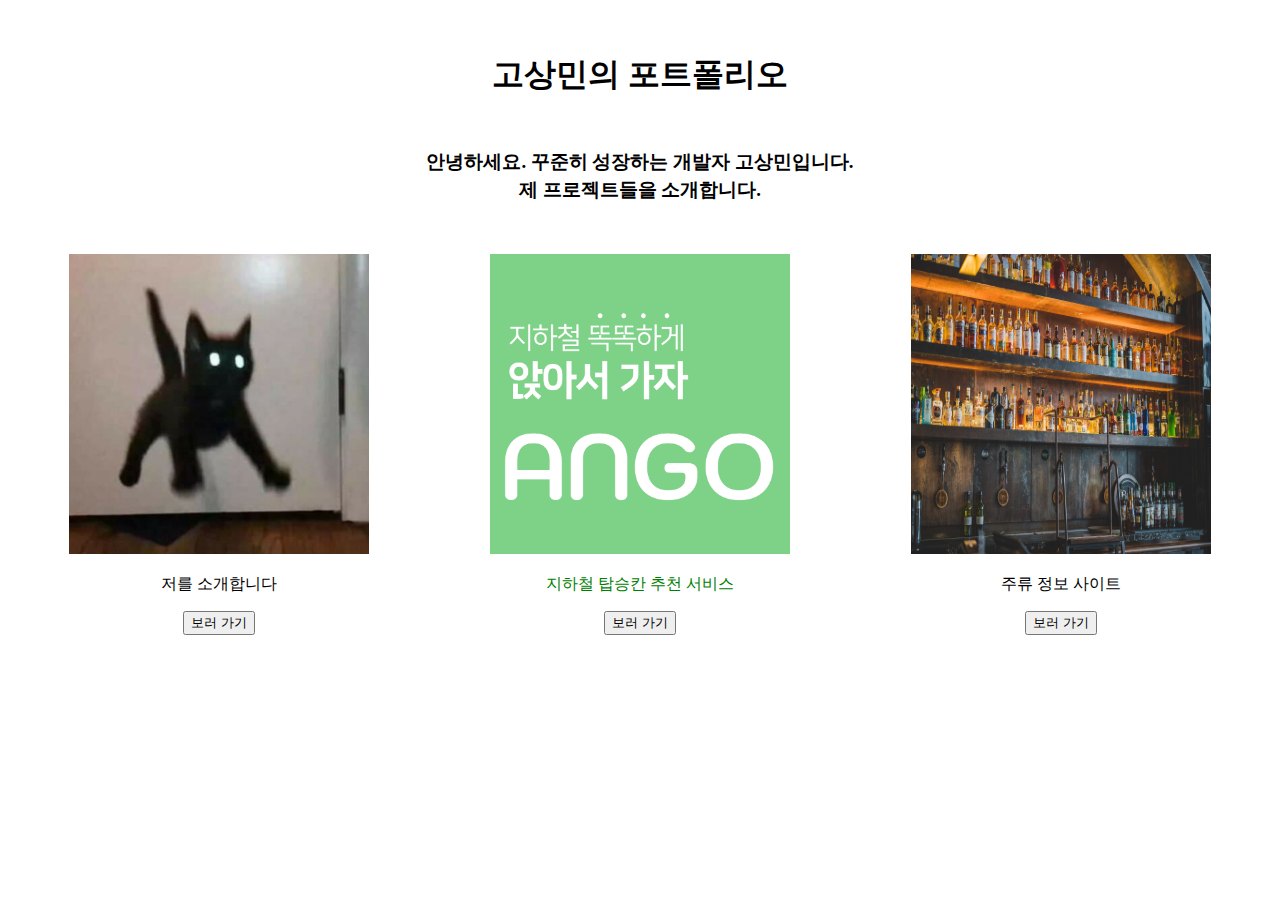
<file: index.html>
<!DOCTYPE html>
<html>
  <head>
    <meta charset="utf8">
    <title>포트폴리오 페이지</title>
    <link rel="stylesheet" href="./index.css">
  </head>
  <body>
    <h1>고상민의 포트폴리오</h1>
    <h3>
      안녕하세요. 꾸준히 성장하는 개발자 고상민입니다.<br>
      제 프로젝트들을 소개합니다.
    </h3>
    <div class="card-container">
      <div class="card">
        <img src="./img/Black cat.jpeg">
        <p>저를 소개합니다</p>
        <input type="button" value="보러 가기" onclick="location.href='./About-me/main_page.html'">
      </div>
      <div class="card">
        <img src="./img/Ango.png">
        <p><a href="https://angosipda.site">지하철 탑승칸 추천 서비스</a></p>
        <input type="button" value="보러 가기" onclick="location.href='./Ango/index.html'">
      </div>
      <div class="card">
        <img src="./img/main.jpg">
        <p>주류 정보 사이트</p>
        <input type="button" value="보러 가기" onclick="location.href='./Essence/main.html'">
      </div>
    </div>
  </body>
</html>
</file>
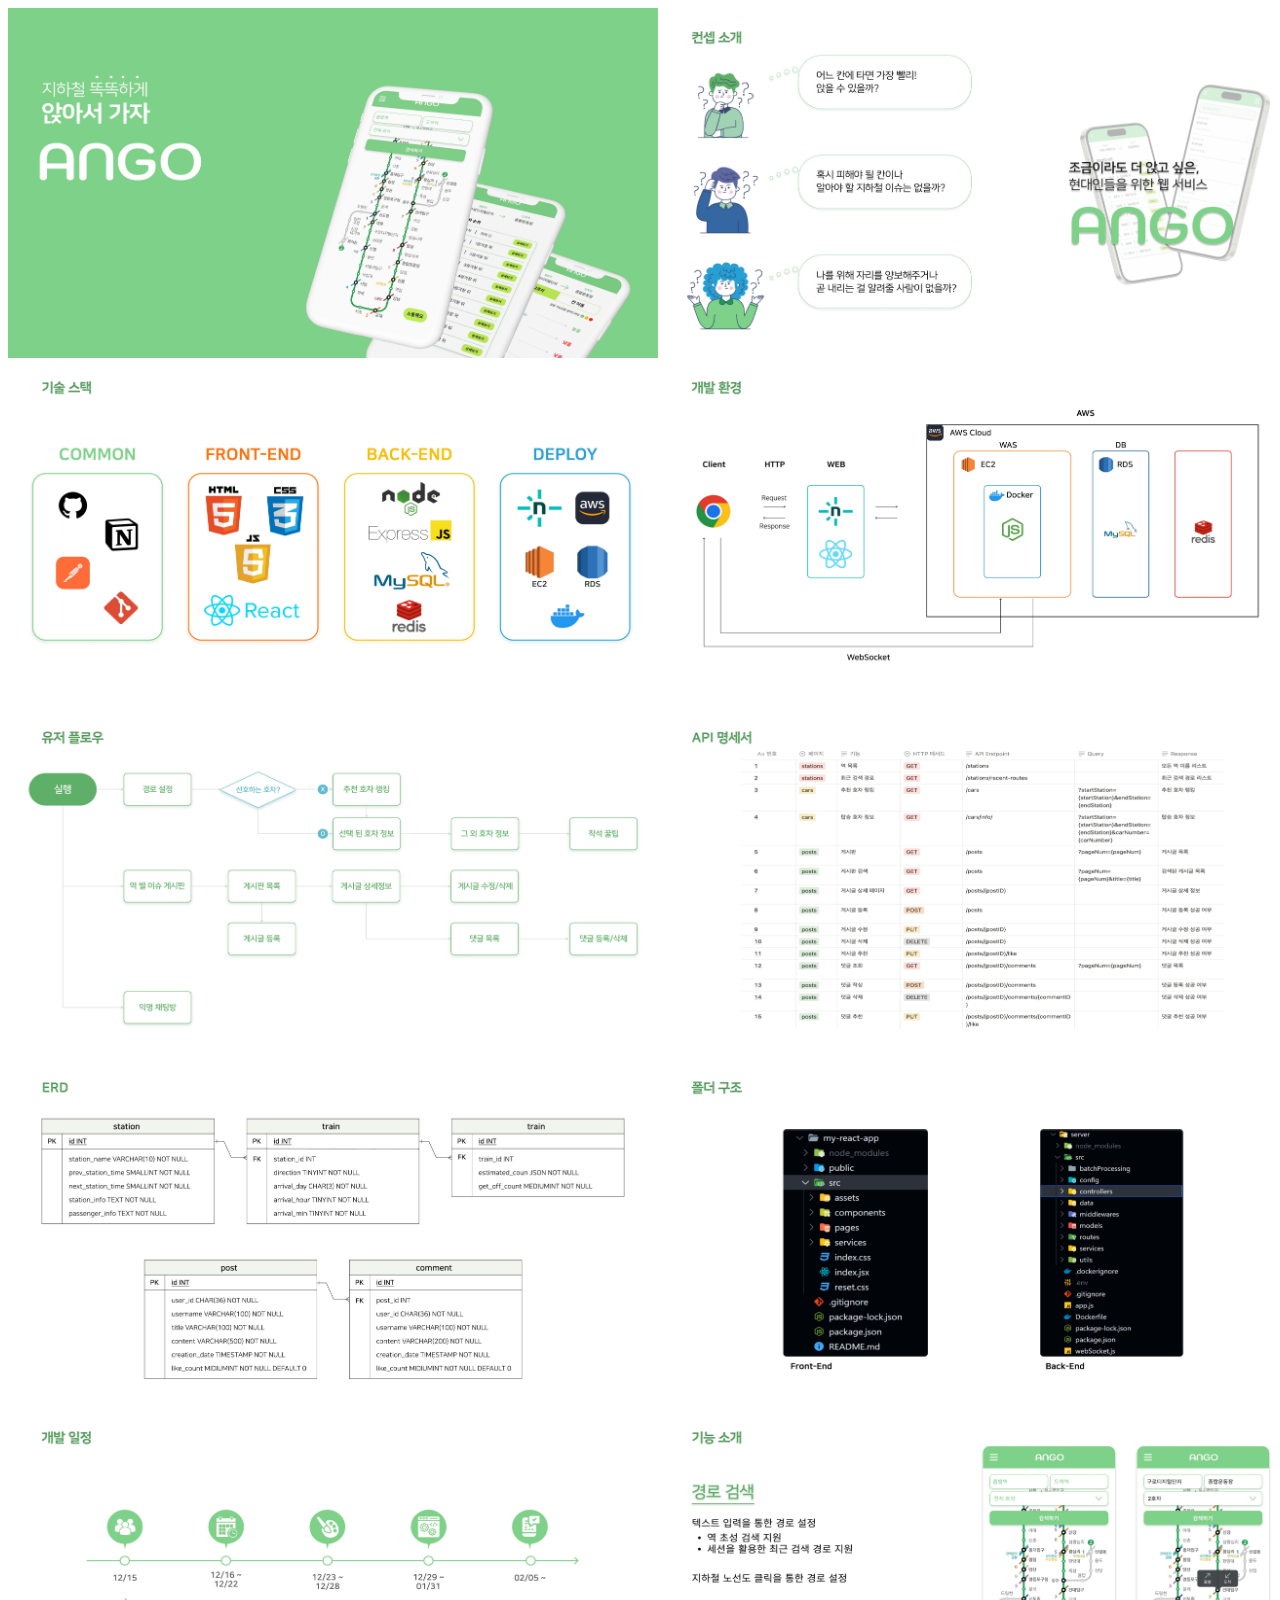
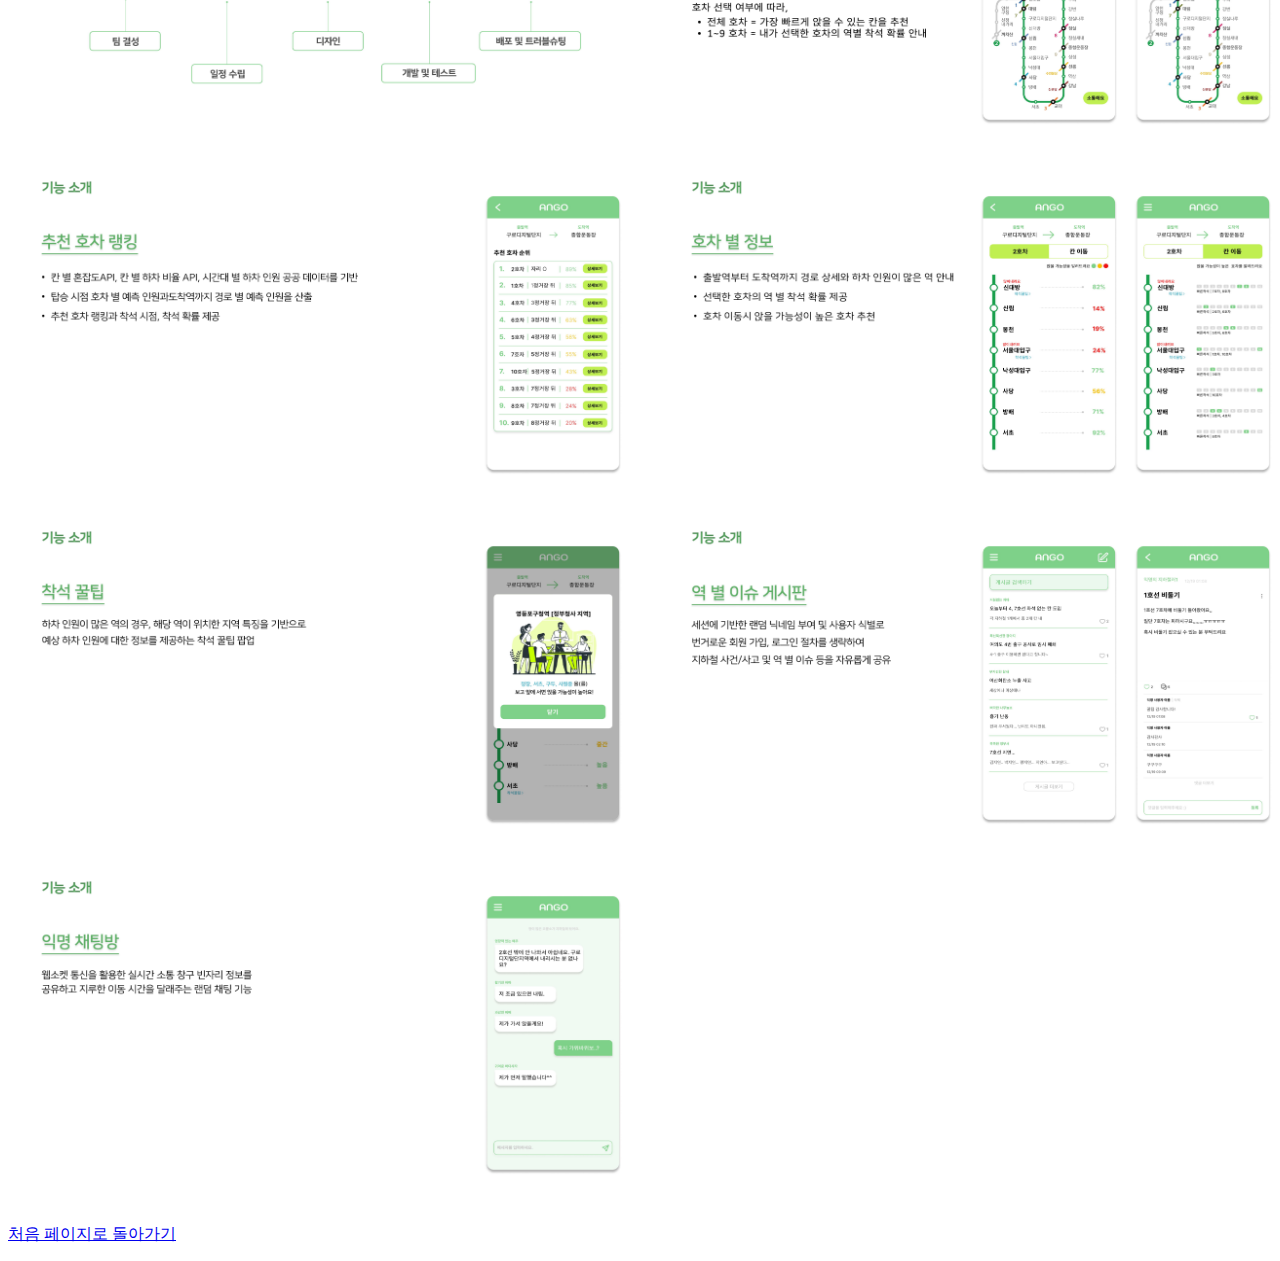
<file: Ango/index.html>
<!DOCTYPE html>
<html>
  <head>
    <meta charset="utf8">
    <title>Ango</title>
    <link rel="stylesheet" href="./index.css">
  </head>
  <body>
    <div class="containers">
      <div class="img-container">
        <img src="./img/page1.jpeg">
      </div>
      <div class="img-container">
        <img src="./img/page6.jpeg">
      </div>
      <div class="img-container">
        <img src="./img/page7.jpeg">
      </div>
      <div class="img-container">
        <img src="./img/page8.jpeg">
      </div>
      <div class="img-container">
        <img src="./img/page9.jpeg">
      </div>
      <div class="img-container">
        <img src="./img/page10.jpeg">
      </div>
      <div class="img-container">
        <img src="./img/page11.jpeg">
      </div>
      <div class="img-container">
        <img src="./img/page12.jpeg">
      </div>
      <div class="img-container">
        <img src="./img/page13.jpeg">
      </div>
      <div class="img-container">
        <img src="./img/page14.jpeg">
      </div>
      <div class="img-container">
        <img src="./img/page15.jpeg">
      </div>
      <div class="img-container">
        <img src="./img/page16.jpeg">
      </div>
      <div class="img-container">
        <img src="./img/page17.jpeg">
      </div>
      <div class="img-container">
        <img src="./img/page18.jpeg">
      </div>
      <div class="img-container">
        <img src="./img/page19.jpeg">
      </div>
    </div>
    <p><a href="../index.html">처음 페이지로 돌아가기</a></p>
  </body>
</html>
</file>
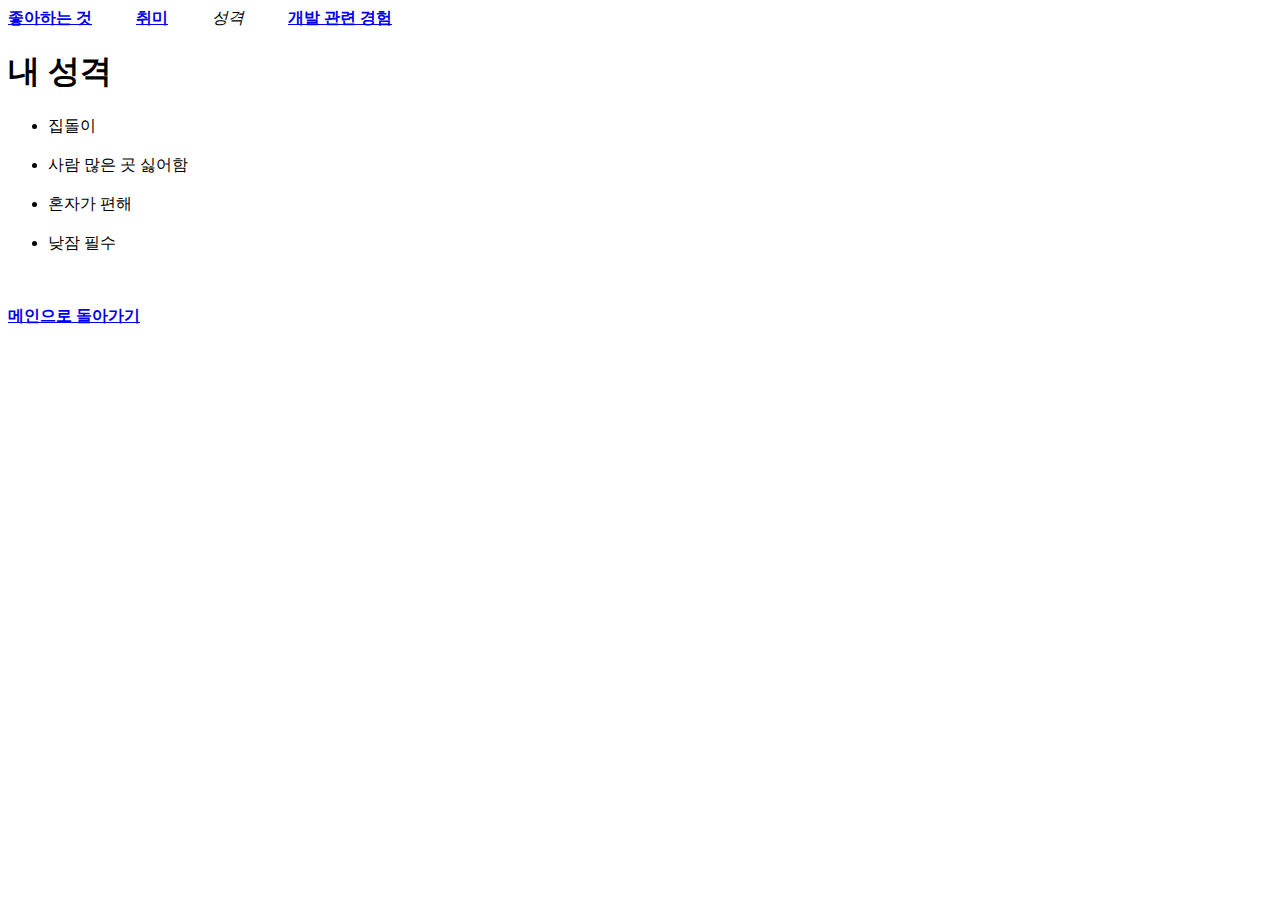
<file: About-me/character.html>
<!DOCTYPE html>
<html lang="ko">
    <head>
        <meta charset="UTF-8">
        <title>INTJ입니다..</title>
    </head>
    <body>
        <a href="favorite.html"><b>좋아하는 것</b></a>&nbsp;&nbsp;&nbsp;&nbsp;&nbsp;&nbsp;&nbsp;&nbsp;&nbsp;&nbsp;
        <a href="hobby.html"><b>취미</b></a>&nbsp;&nbsp;&nbsp;&nbsp;&nbsp;&nbsp;&nbsp;&nbsp;&nbsp;&nbsp;
        <i>성격</i>&nbsp;&nbsp;&nbsp;&nbsp;&nbsp;&nbsp;&nbsp;&nbsp;&nbsp;&nbsp;
        <a href="experiences.html"><b>개발 관련 경험</b></a>
        <h1>내 성격</h1>
        <ul>
            <li>집돌이</li><br>
            <li>사람 많은 곳 싫어함</li><br>
            <li>혼자가 편해</li><br>
            <li>낮잠 필수</li><br>
        </ul><br>
        <a href="main_page.html"><b>메인으로 돌아가기</b></a>
    </body>
</html>
</file>
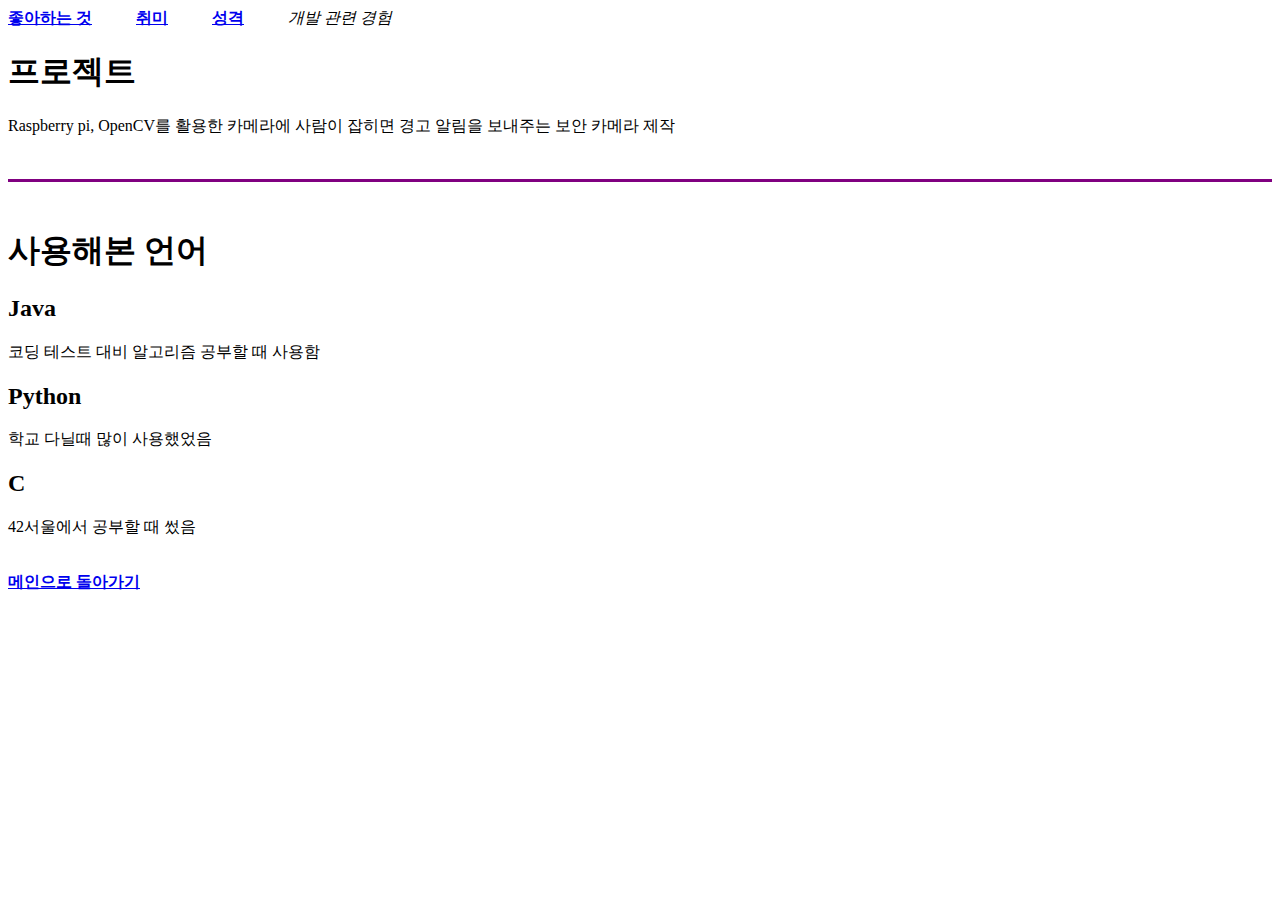
<file: About-me/experiences.html>
<!DOCTYPE html>
<html lang="ko">
    <head>
        <meta charset="UTF-8">
        <title>발자취</title>
    </head>
    <body>
        <a href="favorite.html"><b>좋아하는 것</b></a>&nbsp;&nbsp;&nbsp;&nbsp;&nbsp;&nbsp;&nbsp;&nbsp;&nbsp;&nbsp;
        <a href="hobby.html"><b>취미</b></a>&nbsp;&nbsp;&nbsp;&nbsp;&nbsp;&nbsp;&nbsp;&nbsp;&nbsp;&nbsp;
        <a href="character.html"><b>성격</b></a>&nbsp;&nbsp;&nbsp;&nbsp;&nbsp;&nbsp;&nbsp;&nbsp;&nbsp;&nbsp;
        <i>개발 관련 경험</i>
        <h1>프로젝트</h1>
        <p>
            Raspberry pi, OpenCV를 활용한 카메라에 사람이 잡히면 경고 알림을 보내주는 보안 카메라 제작
        </p><br>
        <hr color="purple" size="3"><br>
        <h1>사용해본 언어</h1>
        <h2>Java</h2>
        <p>코딩 테스트 대비 알고리즘 공부할 때 사용함</p>
        <h2>Python</h2>
        <p>학교 다닐때 많이 사용했었음</p>
        <h2>C</h2>
        <p>42서울에서 공부할 때 썼음</p><br>
        <a href="main_page.html"><b>메인으로 돌아가기</b></a>
    </body>
</html>
</file>
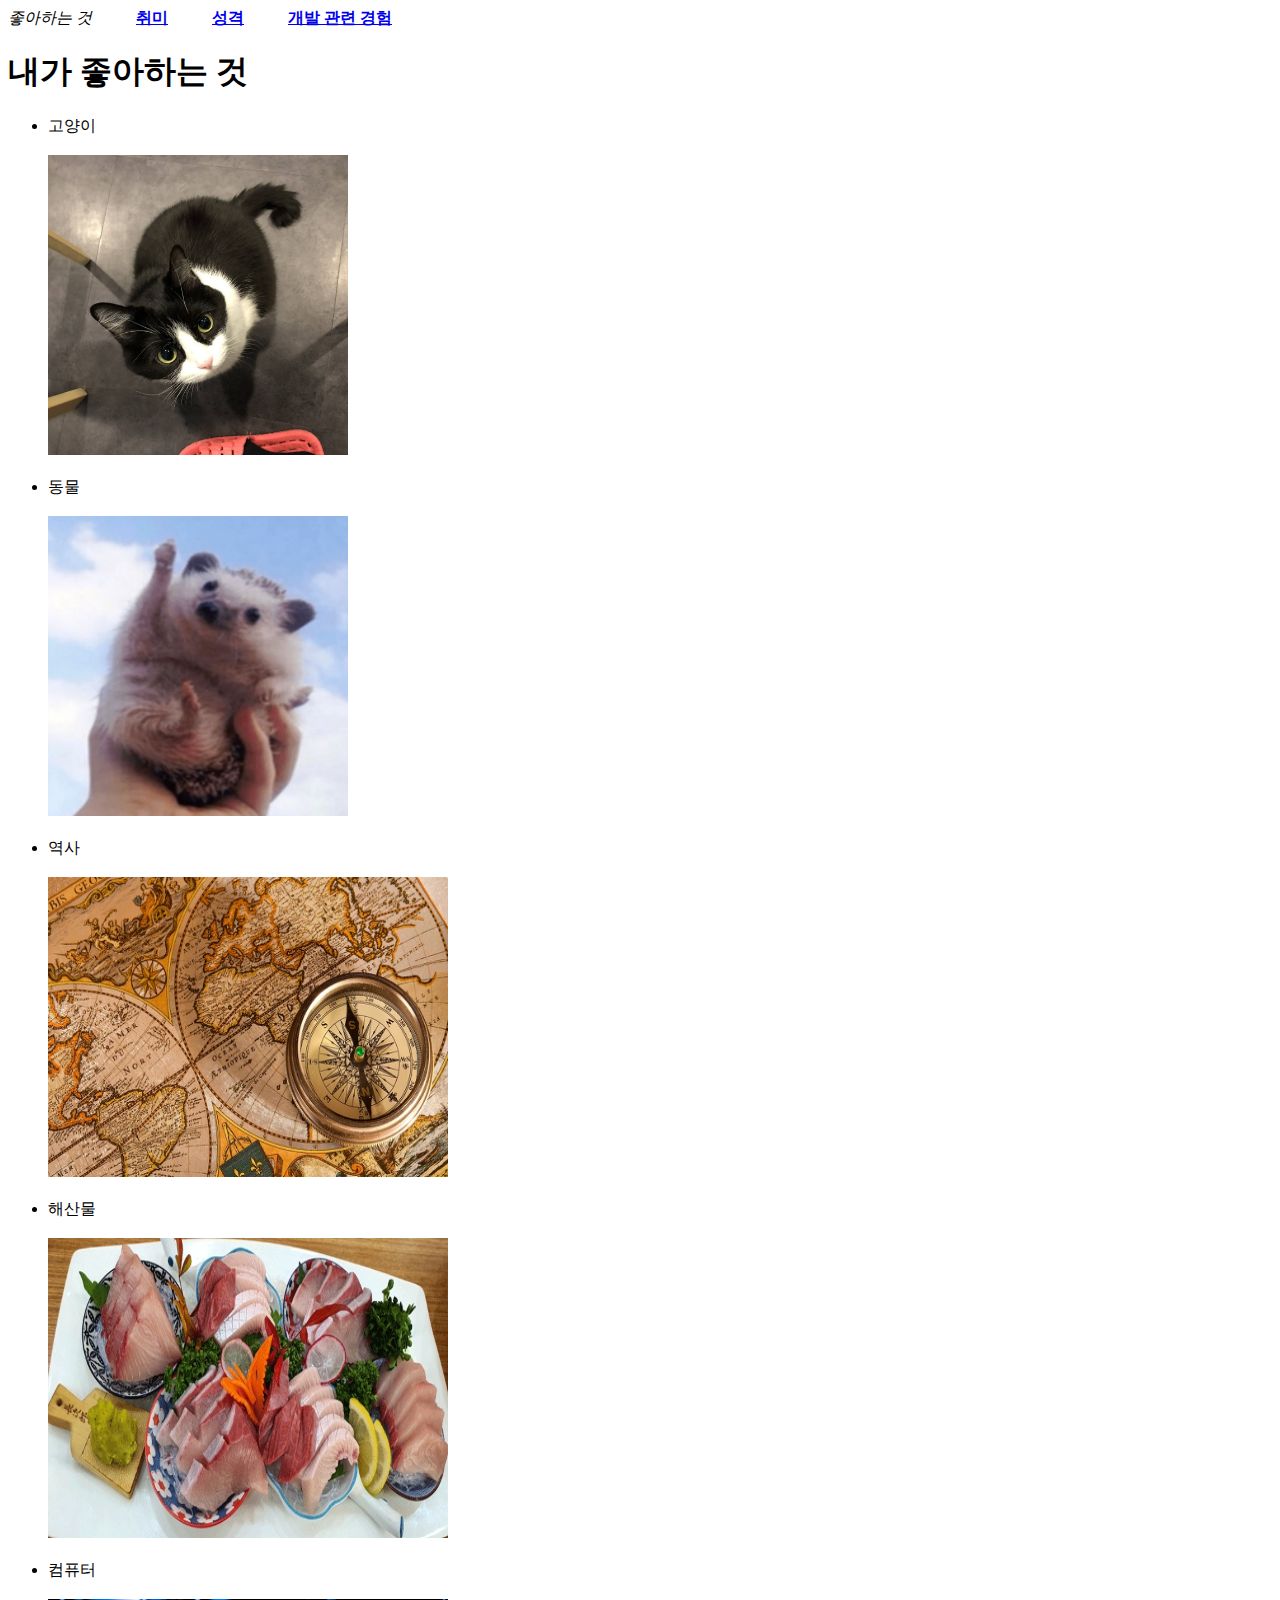
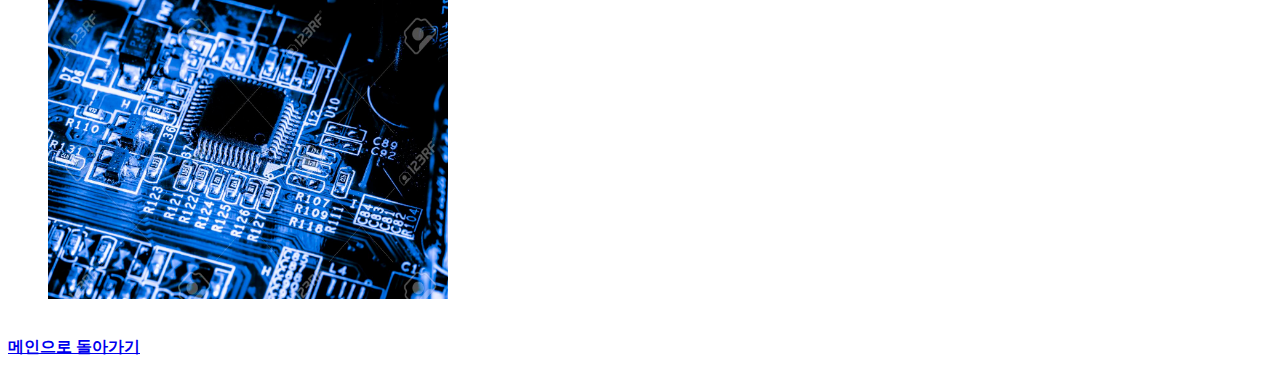
<file: About-me/favorite.html>
<!DOCTYPE html>
<html lang = "ko">
    <head>
        <meta charset="UTF-8">
        <title>너무 좋아</title>
    </head>
    <body>
        <i>좋아하는 것</i>&nbsp;&nbsp;&nbsp;&nbsp;&nbsp;&nbsp;&nbsp;&nbsp;&nbsp;&nbsp;
        <a href="hobby.html"><b>취미</b></a>&nbsp;&nbsp;&nbsp;&nbsp;&nbsp;&nbsp;&nbsp;&nbsp;&nbsp;&nbsp;
        <a href="character.html"><b>성격</b></a>&nbsp;&nbsp;&nbsp;&nbsp;&nbsp;&nbsp;&nbsp;&nbsp;&nbsp;&nbsp;
        <a href="experiences.html"><b>개발 관련 경험</b></a>
        <h1>내가 좋아하는 것</h1>
        <ul>
            <li>고양이</li><br>
            <img src="images/tux cat.jpg" width="300" height="300"><br>
            <br><li>동물</li><br>
            <img src="images/thumb hedgehog.png" width="300" height="300"><br>
            <br><li>역사</li><br>
            <img src="images/History.png" width="400" height="300"><br>
            <br><li>해산물</li><br>
            <img src="images/sashimi.gif" width="400" height="300"><br>
            <br><li>컴퓨터</li><br>
            <img src="images/main board.jpg" width="400" height="300"><br>
        </ul><br>
        <a href="main_page.html"><b>메인으로 돌아가기</b></a>
    </body>
</html>
</file>
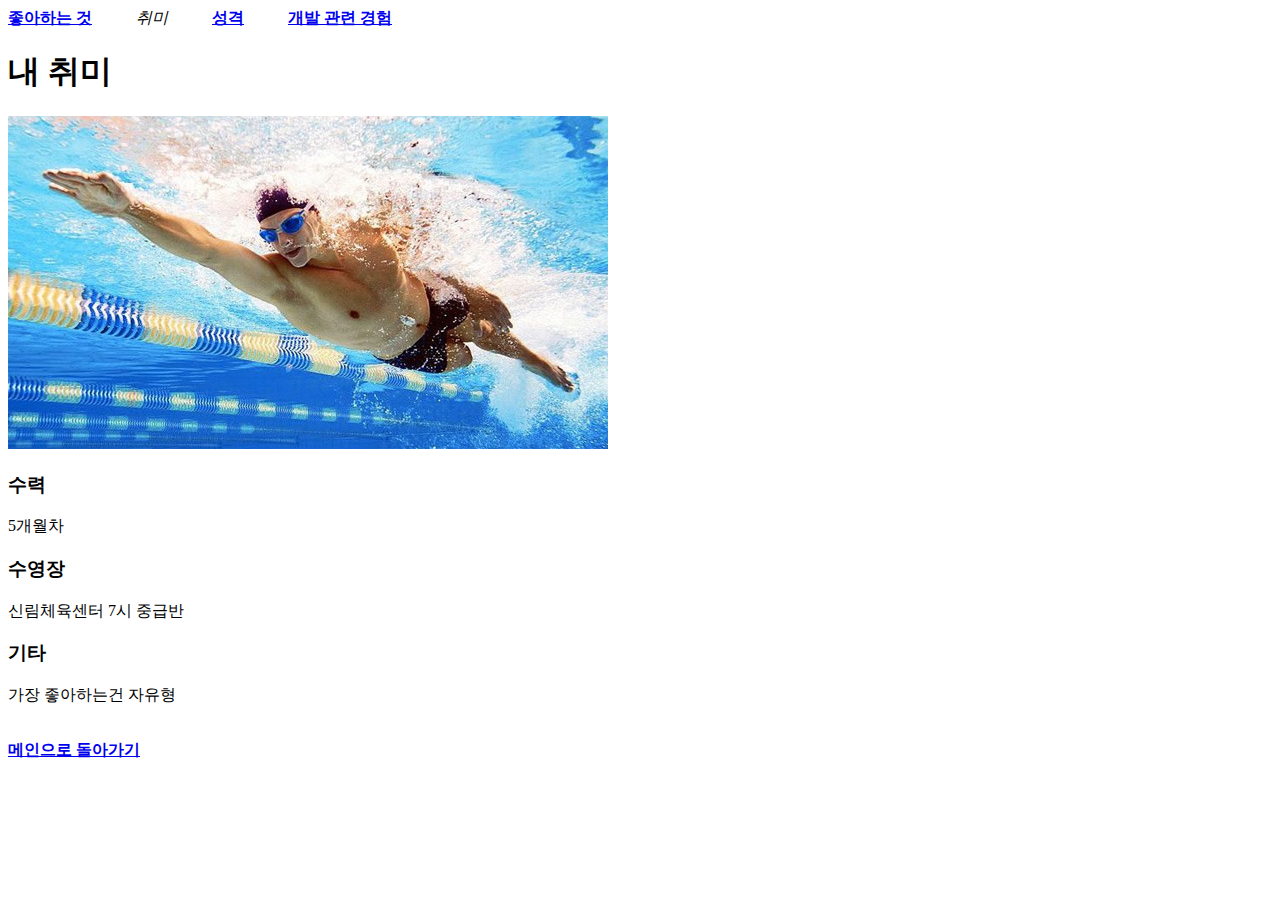
<file: About-me/hobby.html>
<!DOCTYPE html>
<html lang="ko">
    <head>
        <meta charset="UTF-8">
        <title>수영 장인</title>
    </head>
    <body>
        <a href="favorite.html"><b>좋아하는 것</b></a>&nbsp;&nbsp;&nbsp;&nbsp;&nbsp;&nbsp;&nbsp;&nbsp;&nbsp;&nbsp;
        <em>취미</em>&nbsp;&nbsp;&nbsp;&nbsp;&nbsp;&nbsp;&nbsp;&nbsp;&nbsp;&nbsp;
        <a href="character.html"><b>성격</b></a>&nbsp;&nbsp;&nbsp;&nbsp;&nbsp;&nbsp;&nbsp;&nbsp;&nbsp;&nbsp;
        <a href="experiences.html"><b>개발 관련 경험</b></a>
        <h1>내 취미</h1>
        <img src="images/front crawl.jpg">
        <h3>수력</h3>
        <p>5개월차</p>
        <h3>수영장</h3>
        <p>신림체육센터 7시 중급반</p>
        <h3>기타</h3>
        <p>가장 좋아하는건 자유형</p><br>
        <a href="main_page.html"><b>메인으로 돌아가기</b></a>
    </body>
</html>
</file>
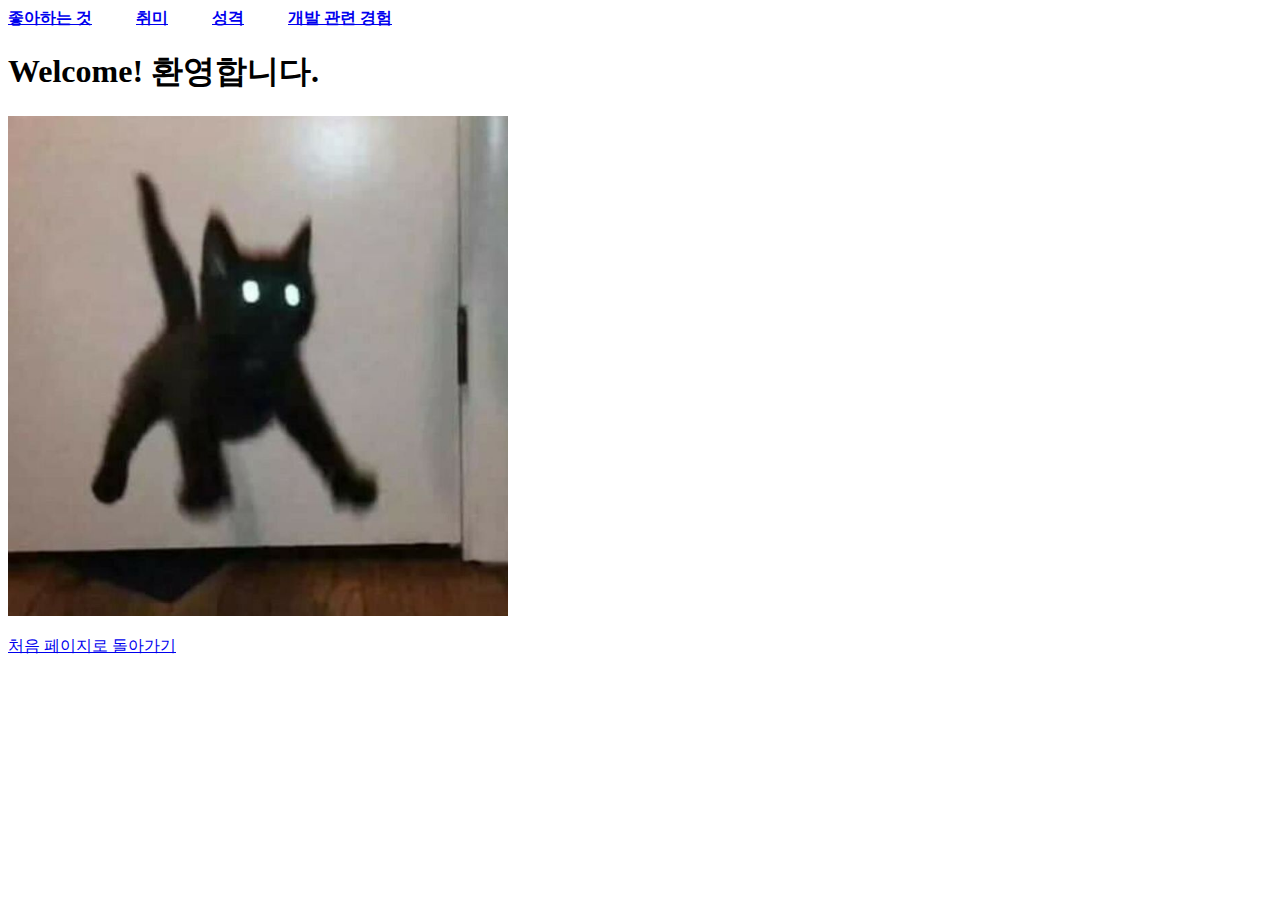
<file: About-me/main_page.html>
<!DOCTYPE html>
<html lang = "ko">
    <head>
        <meta charset="UTF-8">
        <title>Dukov Home</title>
    </head>

    <body>
        <a href="favorite.html"><b>좋아하는 것</b></a>&nbsp;&nbsp;&nbsp;&nbsp;&nbsp;&nbsp;&nbsp;&nbsp;&nbsp;&nbsp;
        <a href="hobby.html"><b>취미</b></a>&nbsp;&nbsp;&nbsp;&nbsp;&nbsp;&nbsp;&nbsp;&nbsp;&nbsp;&nbsp;
        <a href="character.html"><b>성격</b></a>&nbsp;&nbsp;&nbsp;&nbsp;&nbsp;&nbsp;&nbsp;&nbsp;&nbsp;&nbsp;
        <a href="experiences.html"><b>개발 관련 경험</b></a>
        <h1>Welcome! 환영합니다.</h1>
        <img src = "images/Black cat.jpeg" width = "500" height="500">
        <p><a href="../index.html">처음 페이지로 돌아가기</a></p>
    </body>
</html>
</file>
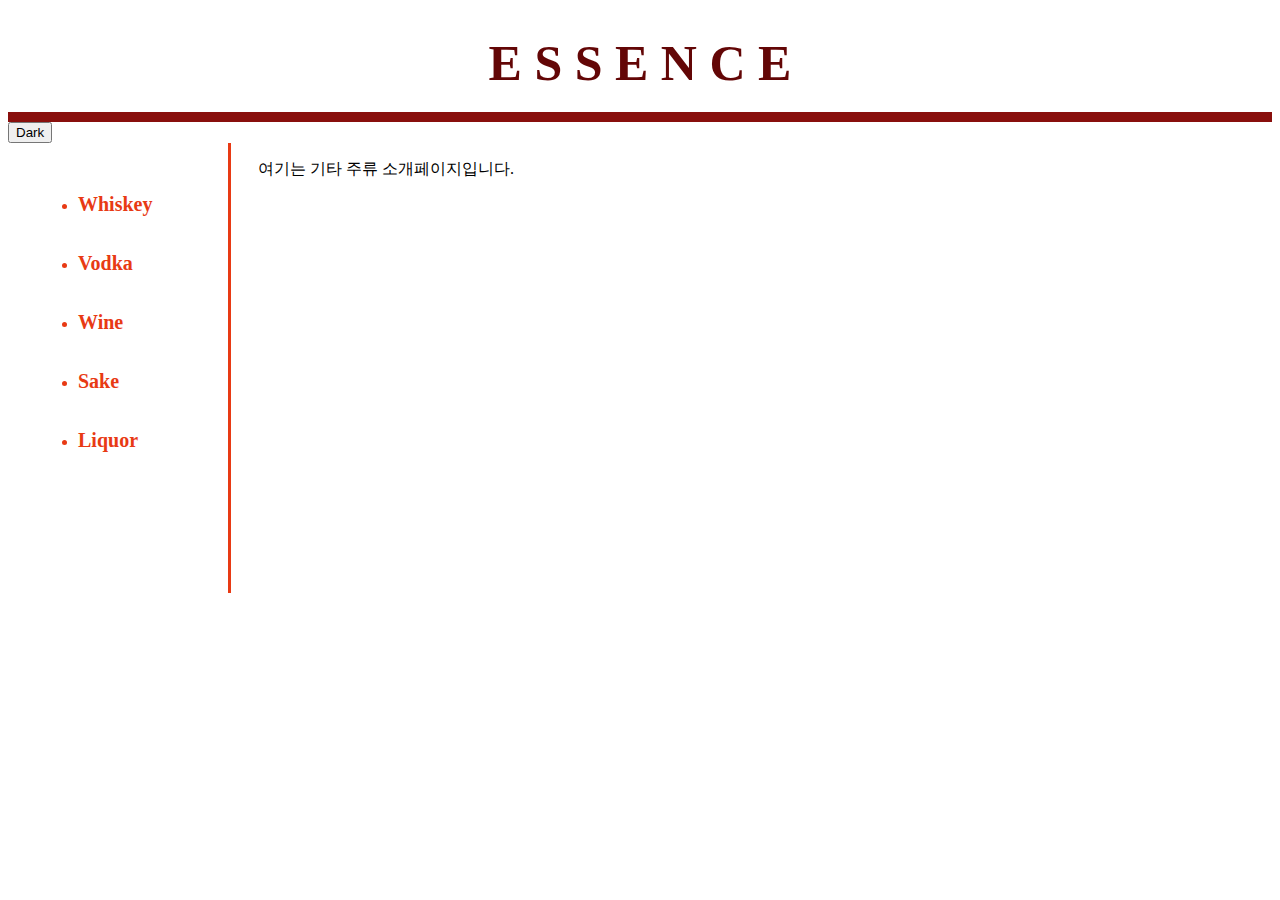
<file: Essence/liquor.html>
<!DOCTYPE html>

<head>
    <title>ESSENCE</title>
    <meta charset="utf-8">
    <link rel="stylesheet" href="style.css">
    <script src="main.js"></script>
</head>

<body>
    <h1 id="headLine"><a href="main.html">E S S E N C E</h1></a>
    <!-- 다크모드 버튼 -->
    <input type="button" value="Dark" onclick="
        darkModeHandler(this);
    ">
    <div id="grid">
        <ul>
            <li><a href="whiskey.html">Whiskey</li></a><br><br>
            <li><a href="vodka.html">Vodka</li></a><br><br>
            <li><a href="wine.html">Wine</li></a><br><br>
            <li><a href="sake.html">Sake</li></a><br><br>
            <li><a href="liquor.html">Liquor</li></a><br><br>
        </ul>
        <p>
            여기는 기타 주류 소개페이지입니다.
        </p>
    </div>
</body>
</file>
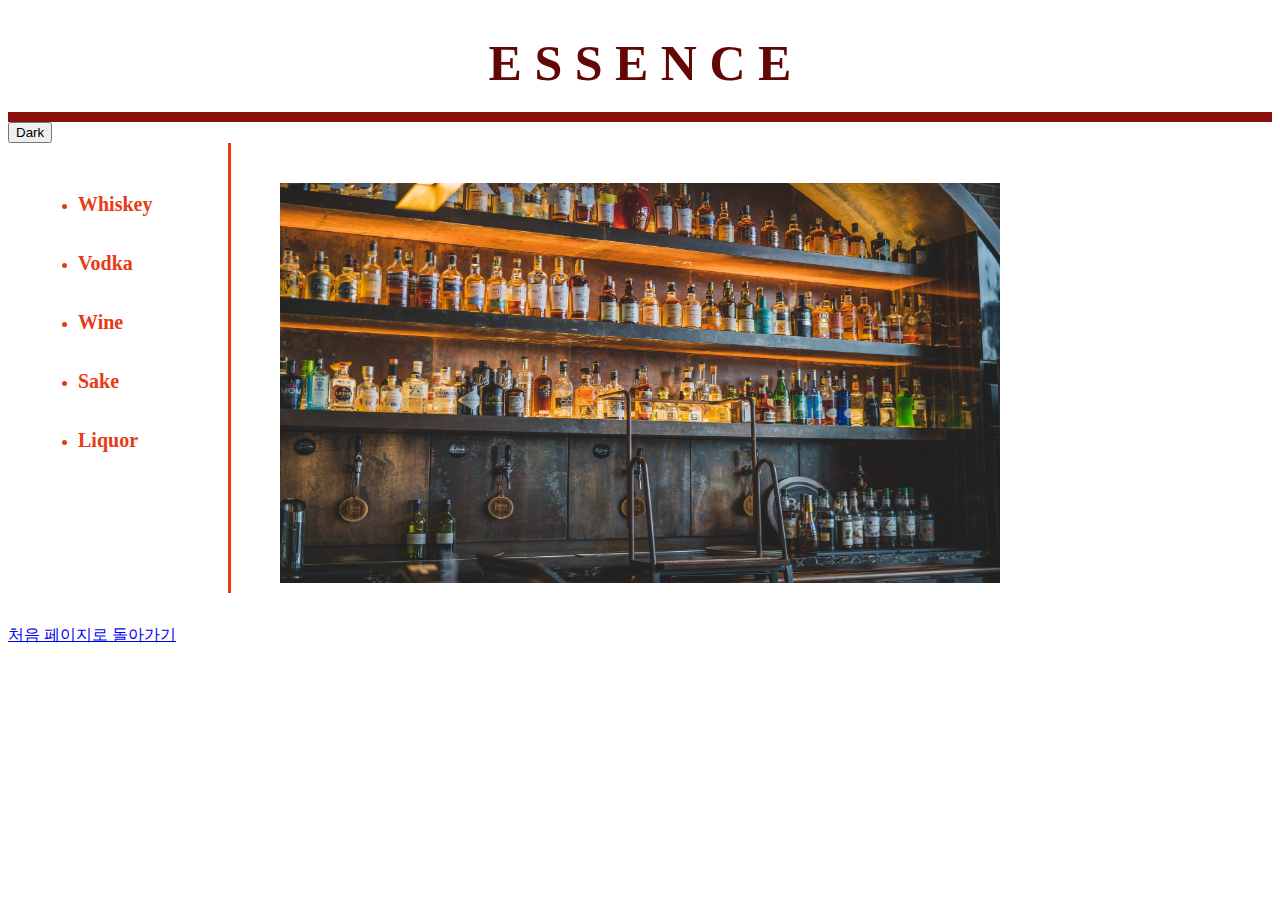
<file: Essence/main.html>
<!DOCTYPE html>

<head>
    <title>ESSENCE</title>
    <meta charset="utf-8">
    <link rel="stylesheet" href="style.css">
    <script src="main.js"></script>
</head>

<body>
    <!-- 메인 타이틀 -->
    <h1 id="headLine"><a href="main.html">E S S E N C E</h1></a>
    <!-- 다크모드 버튼 -->
    <input type="button" value="Dark" onclick="
        darkModeHandler(this);
    ">
    <!-- 그리드 페이지 -->
    <div id="grid">
        <ul>
            <li><a href="whiskey.html">Whiskey</li></a><br><br>
            <li><a href="vodka.html">Vodka</li></a><br><br>
            <li><a href="wine.html">Wine</li></a><br><br>
            <li><a href="sake.html">Sake</li></a><br><br>
            <li><a href="liquor.html">Liquor</li></a><br><br>
        </ul>
        <img src="main.jpg" alt="pub" style="height: 400px; width:720px;">
    </div>
    <p><a href="../index.html">처음 페이지로 돌아가기</a></p>
</body>
</file>
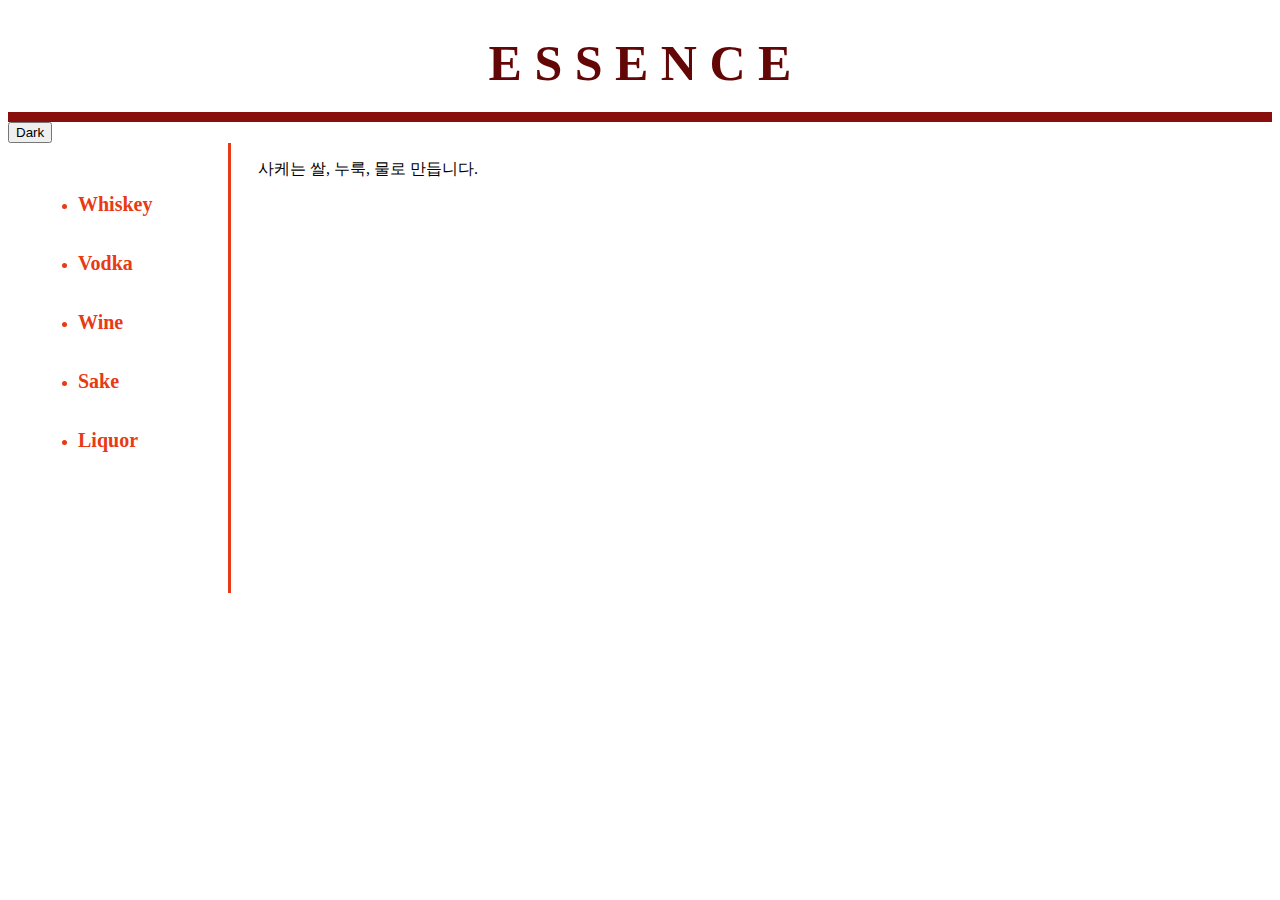
<file: Essence/sake.html>
<!DOCTYPE html>

<head>
    <title>ESSENCE</title>
    <meta charset="utf-8">
    <link rel="stylesheet" href="style.css">
    <script src="main.js"></script>
</head>

<body>
    <h1 id="headLine"><a href="main.html">E S S E N C E</h1></a>
    <!-- 다크모드 버튼 -->
    <input type="button" value="Dark" onclick="
        darkModeHandler(this);
    ">
    <div id="grid">
        <ul>
            <li><a href="whiskey.html">Whiskey</li></a><br><br>
            <li><a href="vodka.html">Vodka</li></a><br><br>
            <li><a href="wine.html">Wine</li></a><br><br>
            <li><a href="sake.html">Sake</li></a><br><br>
            <li><a href="liquor.html">Liquor</li></a><br><br>
        </ul>
        <p>
            사케는 쌀, 누룩, 물로 만듭니다.
        </p>
    </div>
</body>
</file>
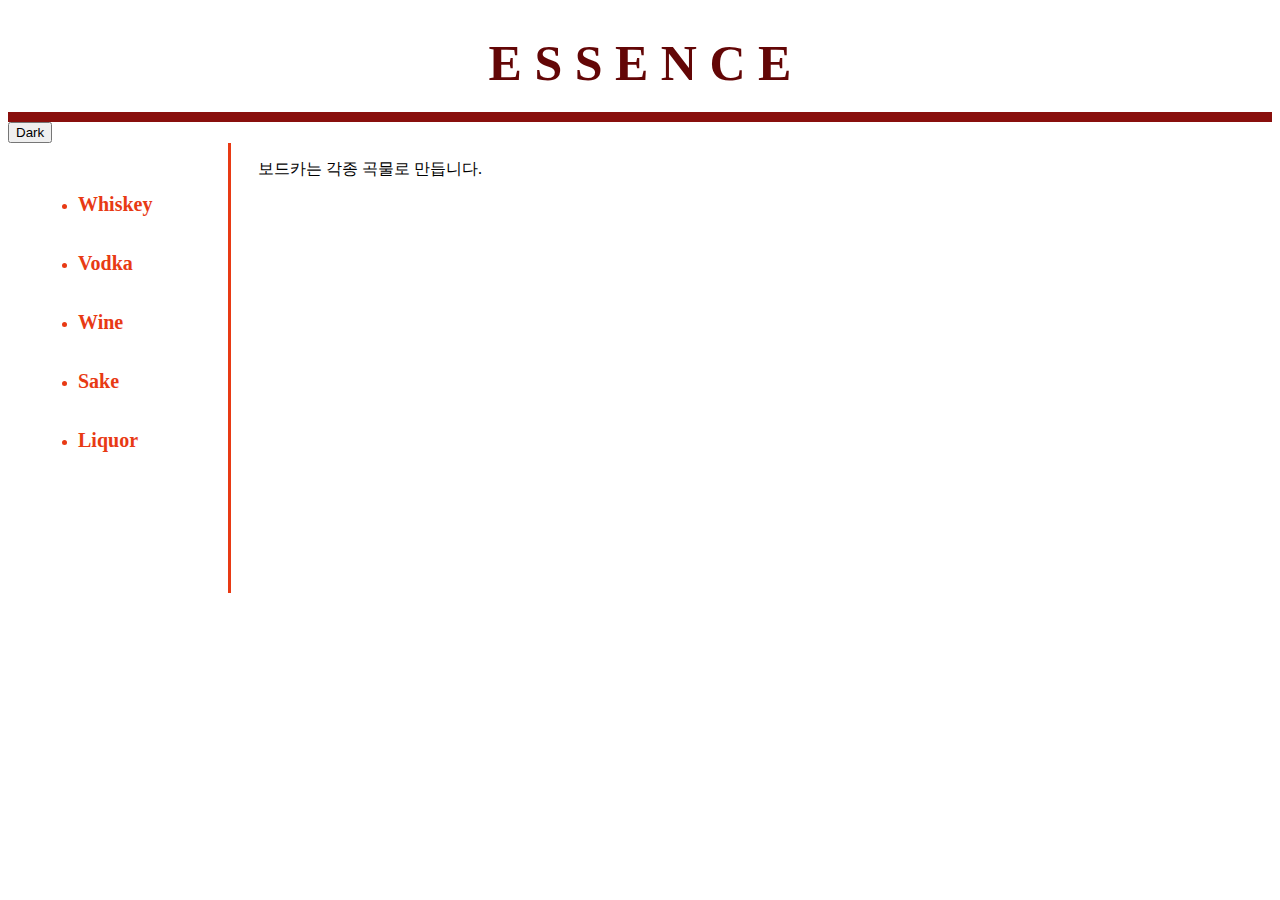
<file: Essence/vodka.html>
<!DOCTYPE html>

<head>
    <title>ESSENCE</title>
    <meta charset="utf-8">
    <link rel="stylesheet" href="style.css">
    <script src="main.js"></script>
</head>

<body>
    <h1 id="headLine"><a href="main.html">E S S E N C E</h1></a>
    <!-- 다크모드 버튼 -->
    <input type="button" value="Dark" onclick="
        darkModeHandler(this);
    ">
    <div id="grid">
        <ul>
            <li><a href="whiskey.html">Whiskey</li></a><br><br>
            <li><a href="vodka.html">Vodka</li></a><br><br>
            <li><a href="wine.html">Wine</li></a><br><br>
            <li><a href="sake.html">Sake</li></a><br><br>
            <li><a href="liquor.html">Liquor</li></a><br><br>
        </ul>
        <p>
            보드카는 각종 곡물로 만듭니다.
        </p>
    </div>
</body>
</file>
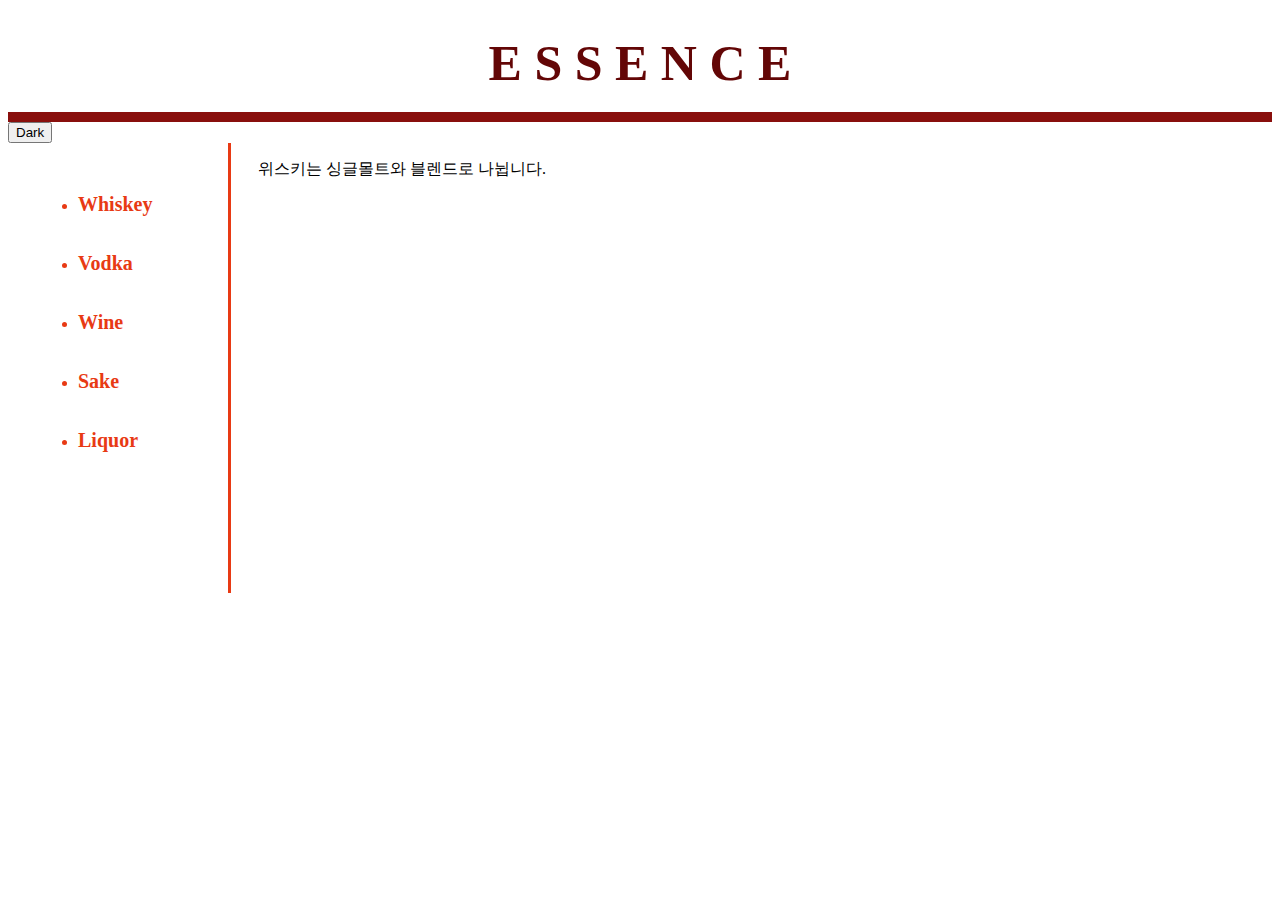
<file: Essence/whiskey.html>
<!DOCTYPE html>

<head>
    <title>ESSENCE</title>
    <meta charset="utf-8">
    <link rel="stylesheet" href="style.css">
    <script src="main.js"></script>
</head>

<body>
    <h1 id="headLine"><a href="main.html">E S S E N C E</h1></a>
    <!-- 다크모드 버튼 -->
    <input type="button" value="Dark" onclick="
        darkModeHandler(this);
    ">
    <div id="grid">
        <ul>
            <li><a href="whiskey.html">Whiskey</li></a><br><br>
            <li><a href="vodka.html">Vodka</li></a><br><br>
            <li><a href="wine.html">Wine</li></a><br><br>
            <li><a href="sake.html">Sake</li></a><br><br>
            <li><a href="liquor.html">Liquor</li></a><br><br>
        </ul>
        <p>
            위스키는 싱글몰트와 블렌드로 나뉩니다.
        </p>
    </div>
</body>
</file>
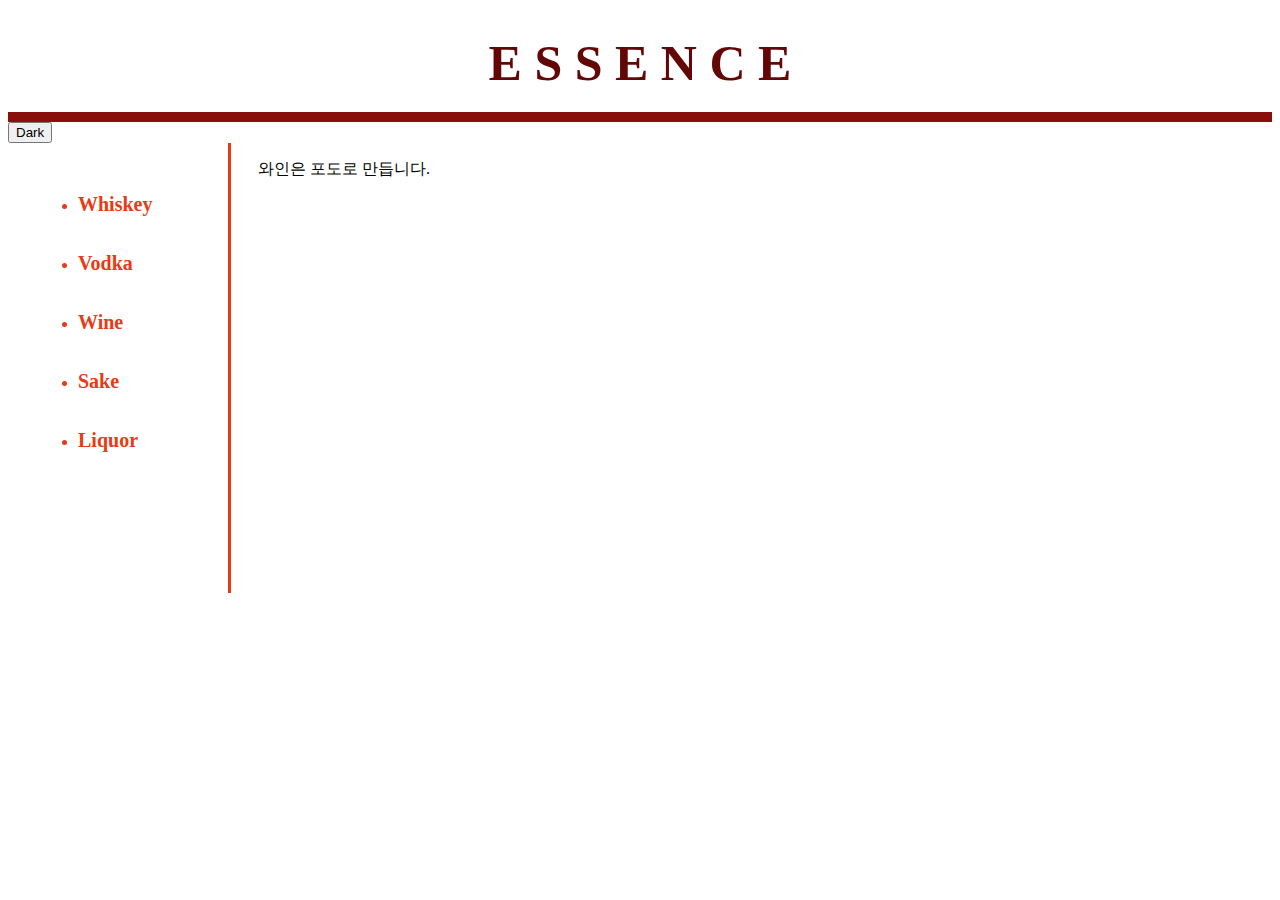
<file: Essence/wine.html>
<!DOCTYPE html>

<head>
    <title>ESSENCE</title>
    <meta charset="utf-8">
    <link rel="stylesheet" href="style.css">
    <script src="main.js"></script>
</head>

<body>
    <h1 id="headLine"><a href="main.html">E S S E N C E</h1></a>
    <!-- 다크모드 버튼 -->
    <input type="button" value="Dark" onclick="
        darkModeHandler(this);
    ">
    <div id="grid">
        <ul>
            <li><a href="whiskey.html">Whiskey</li></a><br><br>
            <li><a href="vodka.html">Vodka</li></a><br><br>
            <li><a href="wine.html">Wine</li></a><br><br>
            <li><a href="sake.html">Sake</li></a><br><br>
            <li><a href="liquor.html">Liquor</li></a><br><br>
        </ul>
        <p>
            와인은 포도로 만듭니다.
        </p>
    </div>
</body>
</file>
<file: index.css>
h1, h3 {
  text-align: center;
  margin: 50px 0;
  line-height: 150%;
}

a {
  text-decoration: none;
  color: green;
}

img {
  height: 300px;
  width: 300px;
}

.card-container {
  width: 100%;
  display: grid;
  grid-template-columns: 1fr 1fr 1fr;
}

.card {
  text-align: center;
}
</file>
<file: Ango/index.css>
img {
  height: 350px;
  width: 650px;
  display: block;
  margin: 0 auto;
}

.containers {
  display: grid;
  grid-template-columns: 1fr 1fr;
}
</file>
<file: Essence/style.css>
#headLine{
    color: #630606;
    text-align: center;
    font-size: 50px;
    border-bottom: 10px solid #890F0D;
    padding-bottom: 20px;
    margin-bottom: 0px;
}

#headLine a{
    text-decoration: none;
    color: #630606;
}

#grid{
    display: grid;
    grid-template-columns: 250px 1fr 250px;
}

#grid img{
    display: block;
    margin-left: auto;
    margin-right: auto;
    padding-top: 40px;
}

#grid ul{
    color: #E83A14;
    border-right: 3px solid #E83A14;
    margin-top: 0px;
    padding-top: 50px;
    padding-left: 70px;
    border-bottom: 20px;
    height: 400px;
    width: 150px;
}

#grid a{
    text-decoration: none;
    color: #E83A14;
    font-weight: bold;
    font-size: 20px;
}
/* 화면 너비 800px 미만일때 작동하는 블록형 페이지 */
@media(max-width: 800px){
    #grid{
        display: block;
    }
    #grid ul{
        border-right: none;
    }
    h1{
        border-bottom: none;
    }
}
</file>
